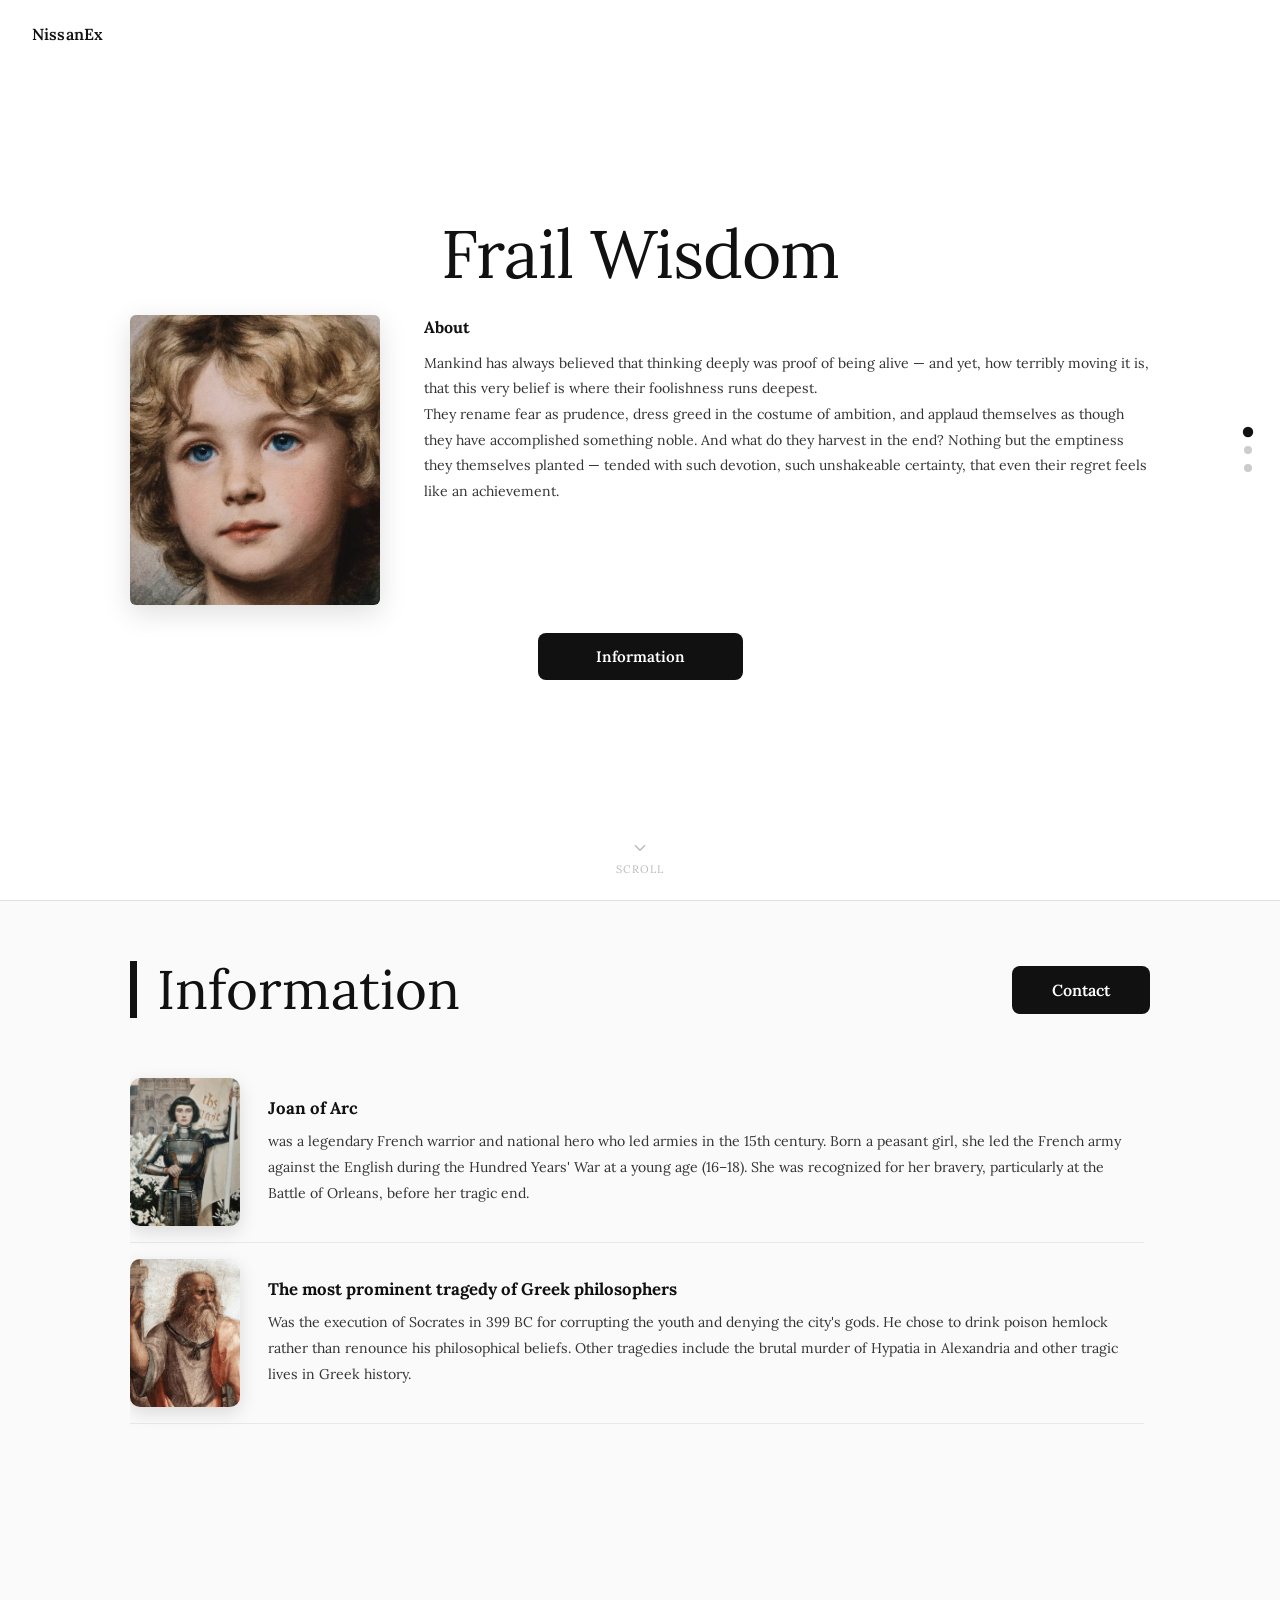
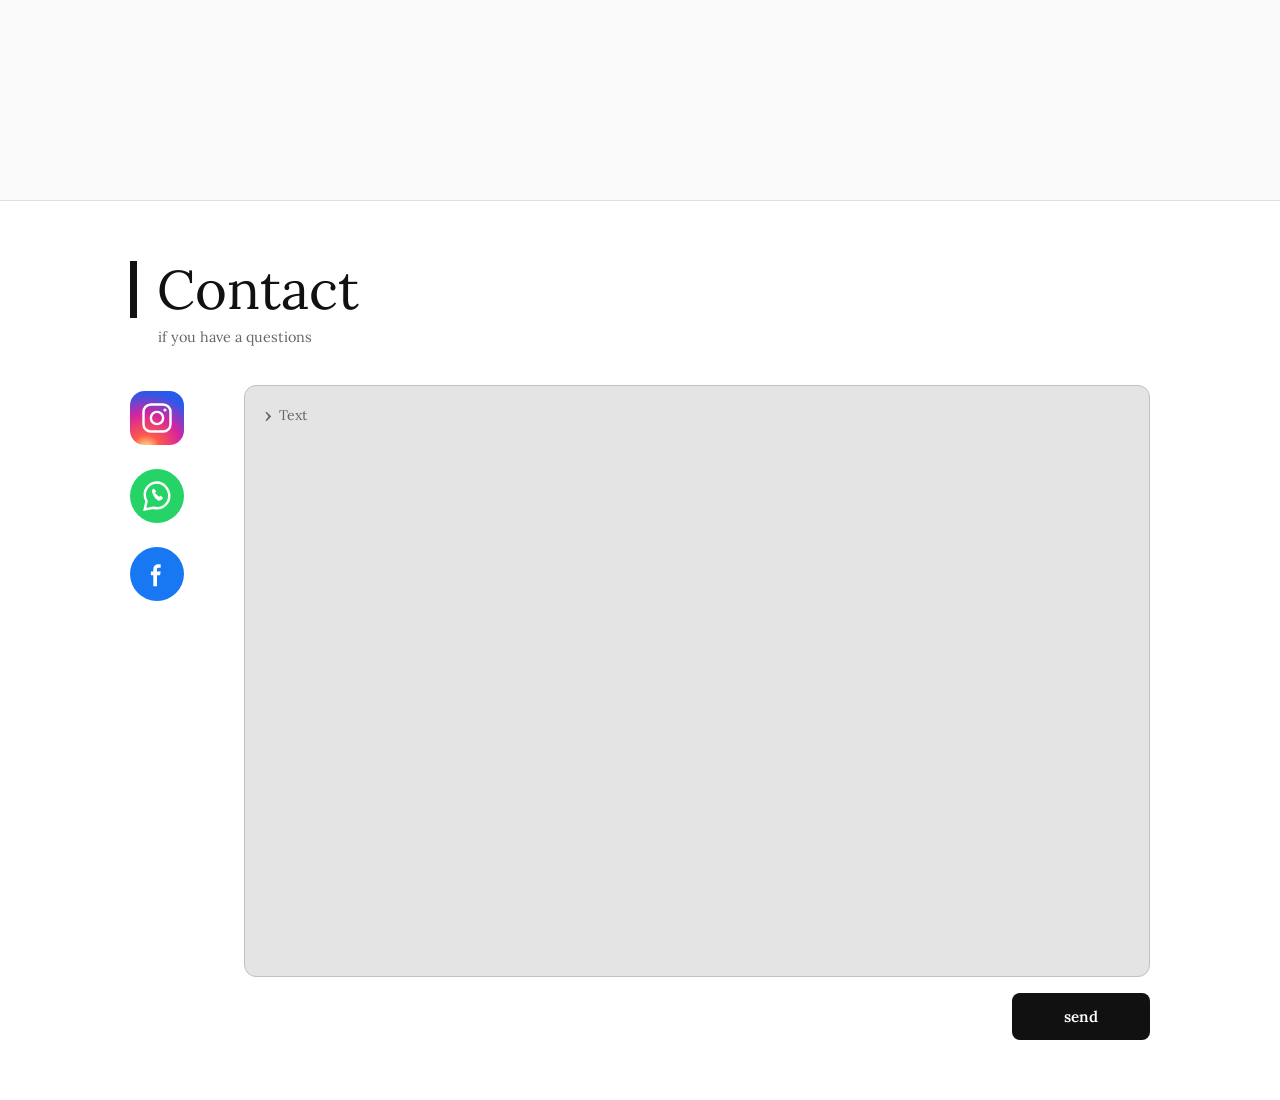
<file: index.html>
<!DOCTYPE html>
<html lang="id">
<head>
  <meta charset="UTF-8" />
  <meta name="viewport" content="width=device-width, initial-scale=1.0"/>
  <title>Sandy Wiraabdy – Portfolio</title>
  <link href="https://fonts.googleapis.com/css2?family=Lora:ital,wght@0,400;0,600;0,700;1,400&display=swap" rel="stylesheet"/>
  <link rel="stylesheet" href="css/style.css" />
</head>
<body>

  <!-- SCROLL HINT -->
  <div class="scroll-hint" id="scrollHint">
    <svg viewBox="0 0 24 24" fill="none" stroke-width="2" stroke-linecap="round" stroke-linejoin="round">
      <polyline points="6 9 12 15 18 9"/>
    </svg>
    scroll
  </div>

  <!-- ═══ HALAMAN 1 – HERO ═══ -->
  <section class="hero" id="sec-hero">
    <div class="site-header">
      <span class="site-logo">NissanEx</span>
    </div>
    <div class="container">

      <h1>Frail Wisdom</h1>

      <!-- About row -->
      <div class="hero-body">
        <img class="hero-photo"
          src="img/photo.png"
          alt="Sandy Wiraabdy" />
        <div class="hero-about">
          <span class="about-label">About</span>
          <p>
             Mankind has always believed that thinking deeply was proof of being alive — and yet, 
           how terribly moving it is, that this very belief is where their foolishness runs deepest. 
            <br>
            They rename fear as prudence, dress greed in the costume of ambition, and applaud themselves as though they have accomplished something noble. 
          And what do they harvest in the end? Nothing but the emptiness they themselves planted — tended with such devotion, such unshakeable certainty, 
          that even their regret feels like an achievement.
          </p>
        </div>
      </div>

      <!-- Tombol Information -->
      <div class="hero-cta">
        <button class="btn-dark" id="btnMasuk">Information</button>
      </div>

    </div>
  </section>

  <!-- ═══ HALAMAN 2 – INFORMATION ═══ -->
  <section class="info-section" id="sec-info">
    <div class="container">
      <div class="info-header">
        <h2>Information</h2>
        <button class="btn-contact" id="btnContact">Contact</button>
      </div>
      <div class="cards-wrapper">

        <div class="article-card">
          <img src="img/_.jpeg" alt="Joan of Arc" />
          <div class="article-text">
            <h3>Joan of Arc</h3>
            <p>was a legendary French warrior and national hero who led armies in the 15th century.
            Born a peasant girl, she led the French army against the English during the Hundred Years' War
            at a young age (16–18). She was recognized for her bravery, particularly at the Battle of Orleans,
            before her tragic end.</p>
          </div>
        </div>

        <div class="article-card">
          <img src="img/Know Yourself (Socrates).jpeg" alt="Greek philosophers" />
          <div class="article-text">
            <h3>The most prominent tragedy of Greek philosophers</h3>
            <p>Was the execution of Socrates in 399 BC for corrupting the youth and denying the city's gods.
            He chose to drink poison hemlock rather than renounce his philosophical beliefs.
            Other tragedies include the brutal murder of Hypatia in Alexandria and other tragic lives in Greek history.</p>
          </div>
        </div>

      </div>
    </div>
  </section>

  <!-- ═══ HALAMAN 3 – CONTACT ═══ -->
  <section class="contact-section" id="contactSection">
    <div class="container">
      <div class="contact-heading">
        <h2>Contact</h2>
        <p class="contact-sub">if you have a questions</p>
      </div>

      <div class="contact-inner">
        <div class="social-icons">
          <!-- Instagram -->
          <svg class="social-icon-wrap" viewBox="0 0 44 44" fill="none" xmlns="http://www.w3.org/2000/svg">
            <rect width="44" height="44" rx="12" fill="url(#ig)"/>
            <defs>
              <radialGradient id="ig" cx="30%" cy="107%" r="130%">
                <stop offset="0%" stop-color="#fdf497"/>
                <stop offset="20%" stop-color="#fd5949"/>
                <stop offset="50%" stop-color="#d6249f"/>
                <stop offset="80%" stop-color="#285AEB"/>
              </radialGradient>
            </defs>
            <rect x="11" y="11" width="22" height="22" rx="6" stroke="white" stroke-width="2" fill="none"/>
            <circle cx="22" cy="22" r="5" stroke="white" stroke-width="2" fill="none"/>
            <circle cx="28.5" cy="15.5" r="1.3" fill="white"/>
          </svg>
          <!-- WhatsApp -->
          <svg class="social-icon-wrap" viewBox="0 0 44 44" fill="none" xmlns="http://www.w3.org/2000/svg">
            <circle cx="22" cy="22" r="22" fill="#25D366"/>
            <path d="M22 11C16.477 11 12 15.477 12 21c0 1.9.538 3.67 1.469 5.172L12 33l7.02-1.438A10 10 0 0022 32c5.523 0 10-4.477 10-10S27.523 11 22 11z" stroke="white" stroke-width="2" fill="none"/>
            <path d="M18 19s-.5-1 .5-2.5c.3-.4.8-.5 1.1-.3l1.5 1.5c.2.2.2.6 0 .8l-.7.7s1 2 3.4 3.4l.7-.7c.2-.2.6-.2.8 0l1.5 1.5c.2.3.1.8-.3 1.1C24.5 26 23.5 26 23.5 26S20 25 18 19z" fill="white"/>
          </svg>
          <!-- Facebook -->
          <svg class="social-icon-wrap" viewBox="0 0 44 44" fill="none" xmlns="http://www.w3.org/2000/svg">
            <circle cx="22" cy="22" r="22" fill="#1877F2"/>
            <path d="M25 14h-2a4 4 0 00-4 4v2h-2v3h2v9h3v-9h2.5l.5-3H22v-2a1 1 0 011-1h2v-3z" fill="white"/>
          </svg>
        </div>

        <div class="contact-form">
          <div class="textarea-wrapper">
            <div class="prompt-row">
              <span class="caret">›</span>
              <span>Text</span>
            </div>
            <textarea id="messageInput" placeholder=""></textarea>
          </div>
          <div class="contact-form-footer">
            <button class="btn-send" id="btnSend">send</button>
          </div>
        </div>
      </div>
    </div>
  </section>

  <script src="js/script.js"></script>
</body>
</html>
</file>
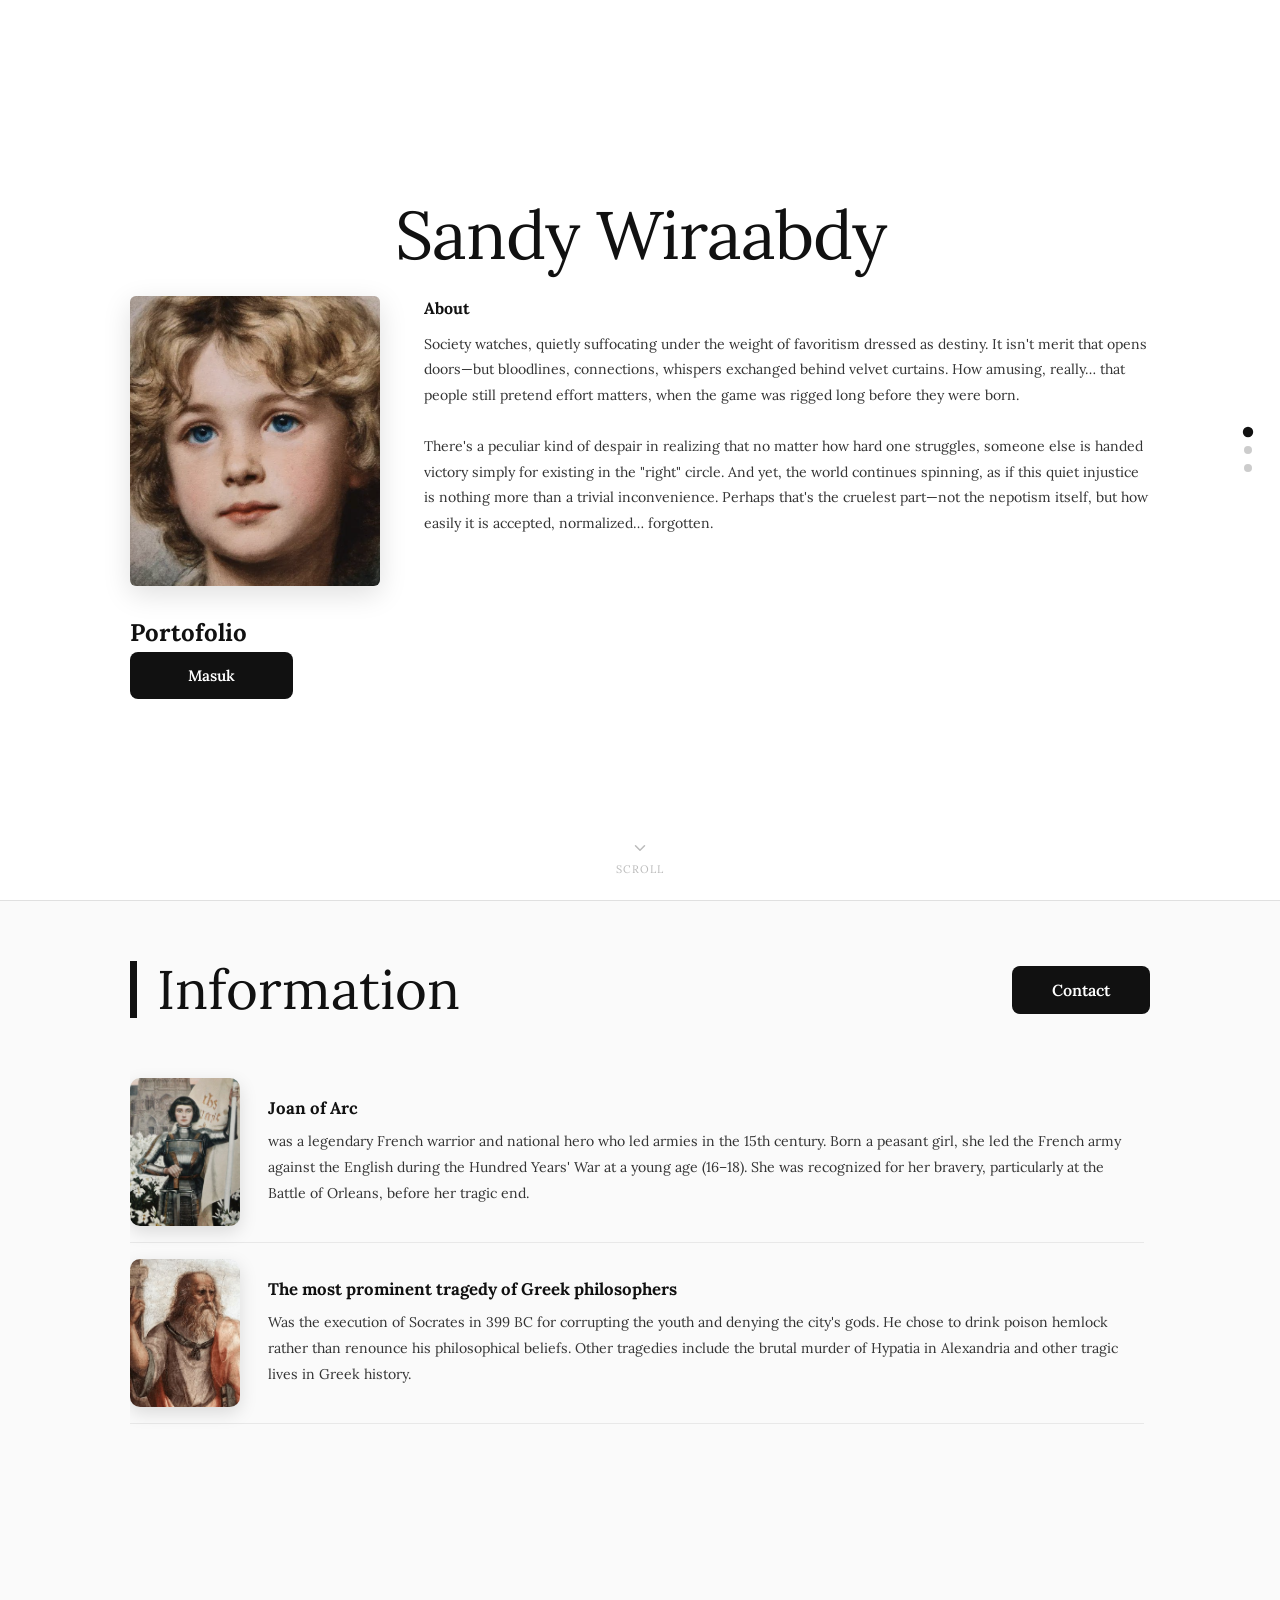
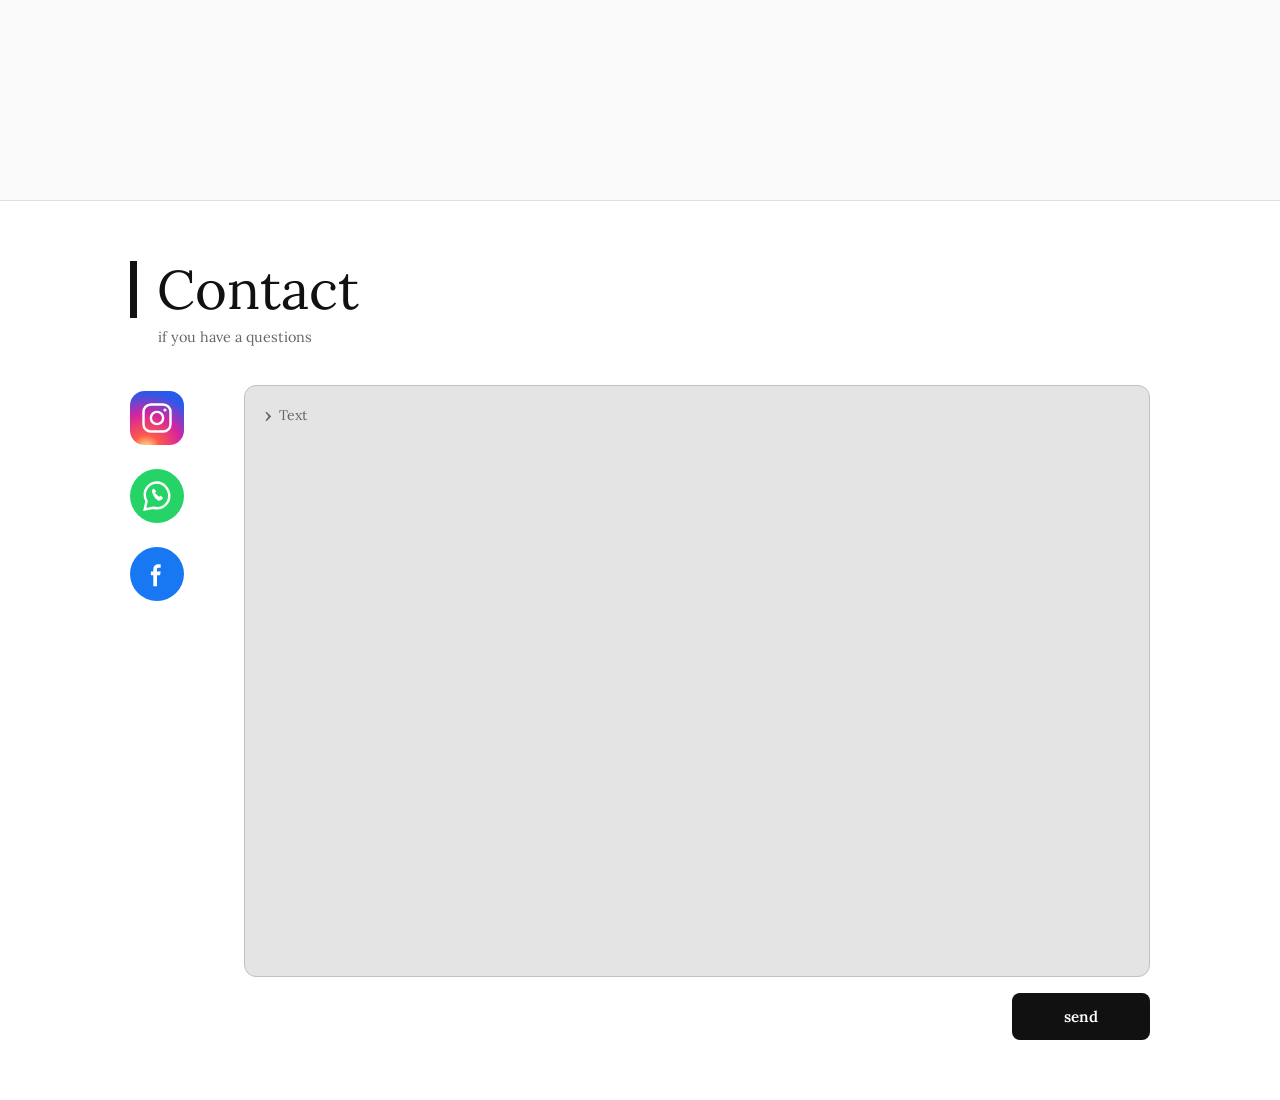
<file: home.html>
<!DOCTYPE html>
<html lang="id">
<head>
  <meta charset="UTF-8" />
  <meta name="viewport" content="width=device-width, initial-scale=1.0"/>
  <title>Sandy Wiraabdy – Portfolio</title>
  <link href="https://fonts.googleapis.com/css2?family=Lora:ital,wght@0,400;0,600;0,700;1,400&display=swap" rel="stylesheet"/>
  <link rel="stylesheet" href="css/style.css" />
</head>
<body>

  <!-- SCROLL HINT -->
  <div class="scroll-hint" id="scrollHint">
    <svg viewBox="0 0 24 24" fill="none" stroke-width="2" stroke-linecap="round" stroke-linejoin="round">
      <polyline points="6 9 12 15 18 9"/>
    </svg>
    scroll
  </div>

  <!-- ═══ HALAMAN 1 – HERO + PORTOFOLIO ═══ -->
  <section class="hero" id="sec-hero">
    <div class="container">

      <h1>Sandy Wiraabdy</h1>

      <!-- About row -->
      <div class="hero-body">
        <img class="hero-photo"
          src="img/Screenshot from 2026-04-28 04-32-44.png"
          alt="Sandy Wiraabdy" />
        <div class="hero-about">
          <strong>About</strong>
          <p>
            Society watches, quietly suffocating under the weight of favoritism dressed as destiny.
            It isn't merit that opens doors—but bloodlines, connections, whispers exchanged behind velvet curtains.
            How amusing, really… that people still pretend effort matters, when the game was rigged long before they were born.
            <br><br>
            There's a peculiar kind of despair in realizing that no matter how hard one struggles,
            someone else is handed victory simply for existing in the "right" circle.
            And yet, the world continues spinning, as if this quiet injustice is nothing more than a trivial inconvenience.
            Perhaps that's the cruelest part—not the nepotism itself, but how easily it is accepted, normalized… forgotten.
          </p>
        </div>
      </div>

      <!-- Portofolio + Masuk (masih di halaman 1) -->
      <div class="portfolio-block">
        <h2>Portofolio</h2>
        <button class="btn-dark" id="btnMasuk">Masuk</button>
      </div>

    </div>
  </section>

  <!-- ═══ HALAMAN 2 – INFORMATION ═══ -->
  <section class="info-section" id="sec-info">
    <div class="container">
      <div class="info-header">
        <h2>Information</h2>
        <button class="btn-contact" id="btnContact">Contact</button>
      </div>
      <div class="cards-wrapper">

        <div class="article-card">
          <img src="img/_.jpeg" alt="Joan of Arc" />
          <div class="article-text">
            <h3>Joan of Arc</h3>
            <p>was a legendary French warrior and national hero who led armies in the 15th century.
            Born a peasant girl, she led the French army against the English during the Hundred Years' War
            at a young age (16–18). She was recognized for her bravery, particularly at the Battle of Orleans,
            before her tragic end.</p>
          </div>
        </div>

        <div class="article-card">
          <img src="img/Know Yourself (Socrates).jpeg" alt="Greek philosophers" />
          <div class="article-text">
            <h3>The most prominent tragedy of Greek philosophers</h3>
            <p>Was the execution of Socrates in 399 BC for corrupting the youth and denying the city's gods.
            He chose to drink poison hemlock rather than renounce his philosophical beliefs.
            Other tragedies include the brutal murder of Hypatia in Alexandria and other tragic lives in Greek history.</p>
          </div>
        </div>

      </div>
    </div>
  </section>

  <!-- ═══ HALAMAN 3 – CONTACT ═══ -->
  <section class="contact-section" id="contactSection">
    <div class="container">
      <div class="contact-heading">
        <h2>Contact</h2>
        <p class="contact-sub">if you have a questions</p>
      </div>

      <div class="contact-inner">
        <div class="social-icons">
          <!-- Instagram -->
          <svg class="social-icon-wrap" viewBox="0 0 44 44" fill="none" xmlns="http://www.w3.org/2000/svg">
            <rect width="44" height="44" rx="12" fill="url(#ig)"/>
            <defs>
              <radialGradient id="ig" cx="30%" cy="107%" r="130%">
                <stop offset="0%" stop-color="#fdf497"/>
                <stop offset="20%" stop-color="#fd5949"/>
                <stop offset="50%" stop-color="#d6249f"/>
                <stop offset="80%" stop-color="#285AEB"/>
              </radialGradient>
            </defs>
            <rect x="11" y="11" width="22" height="22" rx="6" stroke="white" stroke-width="2" fill="none"/>
            <circle cx="22" cy="22" r="5" stroke="white" stroke-width="2" fill="none"/>
            <circle cx="28.5" cy="15.5" r="1.3" fill="white"/>
          </svg>
          <!-- WhatsApp -->
          <svg class="social-icon-wrap" viewBox="0 0 44 44" fill="none" xmlns="http://www.w3.org/2000/svg">
            <circle cx="22" cy="22" r="22" fill="#25D366"/>
            <path d="M22 11C16.477 11 12 15.477 12 21c0 1.9.538 3.67 1.469 5.172L12 33l7.02-1.438A10 10 0 0022 32c5.523 0 10-4.477 10-10S27.523 11 22 11z" stroke="white" stroke-width="2" fill="none"/>
            <path d="M18 19s-.5-1 .5-2.5c.3-.4.8-.5 1.1-.3l1.5 1.5c.2.2.2.6 0 .8l-.7.7s1 2 3.4 3.4l.7-.7c.2-.2.6-.2.8 0l1.5 1.5c.2.3.1.8-.3 1.1C24.5 26 23.5 26 23.5 26S20 25 18 19z" fill="white"/>
          </svg>
          <!-- Facebook -->
          <svg class="social-icon-wrap" viewBox="0 0 44 44" fill="none" xmlns="http://www.w3.org/2000/svg">
            <circle cx="22" cy="22" r="22" fill="#1877F2"/>
            <path d="M25 14h-2a4 4 0 00-4 4v2h-2v3h2v9h3v-9h2.5l.5-3H22v-2a1 1 0 011-1h2v-3z" fill="white"/>
          </svg>
        </div>

        <div class="contact-form">
          <div class="textarea-wrapper">
            <div class="prompt-row">
              <span class="caret">›</span>
              <span>Text</span>
            </div>
            <textarea id="messageInput" placeholder=""></textarea>
          </div>
          <div class="contact-form-footer">
            <button class="btn-send" id="btnSend">send</button>
          </div>
        </div>
      </div>
    </div>
  </section>

  <script src="js/script.js"></script>
</body>
</html>
</file>
<file: css/style.css>
/* ── SITE HEADER ── */
.site-header {
  position: absolute;
  top: 0;
  left: 0;
  width: 100%;
  padding: 22px 32px;
  pointer-events: none;
}

.site-logo {
  font-family: 'Lora', serif;
  font-size: 1rem;
  font-weight: 600;
  color: #111;
  letter-spacing: 0.01em;
}

/* ── RESET & BASE ── */
*, *::before, *::after {
  box-sizing: border-box;
  margin: 0;
  padding: 0;
}

html {
  scroll-behavior: smooth;
  scroll-snap-type: y mandatory;
}

body {
  font-family: 'Lora', serif;
  background: #fff;
  color: #111;
  line-height: 1.6;
  overflow-x: hidden;
}

/* ── SHARED SECTION ── */
section {
  height: 100vh;
  width: 100%;
  scroll-snap-align: start;
  display: flex;
  flex-direction: column;
  justify-content: center;
  overflow: hidden;
}

.container {
  width: 100%;
  max-width: 1200px;
  margin: 0 auto;
  padding: 0 90px;
  display: flex;
  flex-direction: column;
  height: 100%;
  justify-content: center;
}

/* ════════════════════════════════════
   HALAMAN 1 – HERO
════════════════════════════════════ */
.hero { background: #fff; position: relative; }

.hero .container { gap: 28px; }

.hero h1 {
  font-size: 4.2rem;
  font-weight: 400;          /* tidak bold */
  letter-spacing: -1px;
  text-align: center;
  line-height: 1;
}

.hero-body {
  display: flex;
  gap: 44px;
  align-items: flex-start;
}

.hero-photo {
  width: 250px;
  min-width: 250px;
  height: 290px;
  object-fit: cover;
  border-radius: 6px;
  display: block;
  box-shadow: 0 8px 28px rgba(0,0,0,0.13);
}

.hero-about {
  flex: 1;
  display: flex;
  flex-direction: column;
  gap: 10px;
}

.about-label {
  font-size: 1rem;
  font-weight: 700;
}

.hero-about p {
  font-size: 0.88rem;
  line-height: 1.82;
  color: #333;
}

.hero-cta {
  display: flex;
  justify-content: center;
}

.btn-dark {
  display: inline-block;
  background: #111;
  color: #fff;
  font-family: 'Lora', serif;
  font-size: 0.95rem;
  font-weight: 600;
  padding: 14px 58px;
  border: none;
  border-radius: 8px;
  cursor: pointer;
  text-decoration: none;
  transition: background 0.2s, transform 0.15s;
}

.btn-dark:hover {
  background: #333;
  transform: translateY(-2px);
}

/* ════════════════════════════════════
   HALAMAN 2 – INFORMATION
════════════════════════════════════ */
.info-section {
  background: #fafafa;
  border-top: 1px solid #e0e0e0;
}

.info-section .container {
  gap: 0;
  justify-content: flex-start;
  padding-top: 60px;
  padding-bottom: 60px;
  height: 100%;
}

.info-header {
  display: flex;
  justify-content: space-between;
  align-items: center;
  margin-bottom: 44px;
}

.info-header h2 {
  font-size: 3.4rem;
  font-weight: 400;          /* tidak bold */
  border-left: 7px solid #111;
  padding-left: 20px;
  line-height: 1.05;
}

.btn-contact {
  background: #111;
  color: #fff;
  font-family: 'Lora', serif;
  font-size: 1rem;
  font-weight: 600;
  padding: 14px 40px;
  border: none;
  border-radius: 8px;
  cursor: pointer;
  transition: background 0.2s, transform 0.15s;
}

.btn-contact:hover {
  background: #333;
  transform: translateY(-2px);
}

.cards-wrapper {
  display: flex;
  flex-direction: column;
  flex: 1;
  gap: 0;
  min-height: 0;
  overflow-y: auto;
  overflow-x: hidden;
  scrollbar-width: thin;
  scrollbar-color: #ccc transparent;
  padding-right: 6px;
}

.cards-wrapper::-webkit-scrollbar {
  width: 4px;
}
.cards-wrapper::-webkit-scrollbar-track {
  background: transparent;
}
.cards-wrapper::-webkit-scrollbar-thumb {
  background: #ccc;
  border-radius: 4px;
}

.article-card {
  display: flex;
  gap: 28px;
  align-items: center;
  padding: 16px 0;
  border-bottom: 1px solid #e8e8e8;
}

.article-card img {
  width: 110px;
  min-width: 110px;
  height: 148px;
  object-fit: cover;
  border-radius: 10px;
  box-shadow: 0 6px 18px rgba(0,0,0,0.13);
  align-self: center;
}

.article-text {
  flex: 1;
  display: flex;
  flex-direction: column;
  justify-content: center;
  gap: 8px;
}

.article-text h3 {
  font-size: 1.05rem;
  font-weight: 700;
  line-height: 1.3;
}

.article-text p {
  font-size: 0.88rem;
  line-height: 1.85;
  color: #333;
}

/* ════════════════════════════════════
   HALAMAN 3 – CONTACT
════════════════════════════════════ */
.contact-section {
  background: #fff;
  border-top: 1px solid #e0e0e0;
}

.contact-section .container {
  gap: 0;
  justify-content: flex-start;
  padding-top: 60px;
  padding-bottom: 60px;
  height: 100%;
}

.contact-heading {
  margin-bottom: 36px;
}

.contact-heading h2 {
  font-size: 3.4rem;
  font-weight: 400;          /* tidak bold */
  border-left: 7px solid #111;
  padding-left: 20px;
  line-height: 1.05;
  margin-bottom: 8px;
}

.contact-sub {
  font-size: 0.9rem;
  color: #666;
  padding-left: 28px;
}

.contact-inner {
  display: flex;
  gap: 60px;
  align-items: stretch;
  flex: 1;
  min-height: 0;
}

.social-icons {
  display: flex;
  flex-direction: column;
  gap: 24px;
  padding-top: 6px;
  justify-content: flex-start;
}

.social-icon-wrap {
  width: 54px;
  height: 54px;
  cursor: pointer;
  transition: transform 0.2s, opacity 0.2s;
}

.social-icon-wrap:hover {
  transform: scale(1.12);
  opacity: 0.85;
}

.contact-form {
  flex: 1;
  display: flex;
  flex-direction: column;
}

.textarea-wrapper {
  border: 1.5px solid #c0c0c0;
  border-radius: 12px;
  padding: 16px 20px;
  margin-bottom: 16px;
  background: #e4e4e4;
  flex: 1;
  display: flex;
  flex-direction: column;
}

.textarea-wrapper .prompt-row {
  display: flex;
  align-items: center;
  gap: 8px;
  margin-bottom: 10px;
  color: #666;
  font-size: 0.875rem;
}

.caret {
  font-weight: 700;
  font-size: 1.05rem;
}

.textarea-wrapper textarea {
  width: 100%;
  flex: 1;
  min-height: 0;
  border: none;
  background: transparent;
  font-family: 'Lora', serif;
  font-size: 0.9rem;
  resize: none;
  outline: none;
  color: #111;
  line-height: 1.75;
}

.contact-form-footer {
  display: flex;
  justify-content: flex-end;
}

.btn-send {
  background: #111;
  color: #fff;
  font-family: 'Lora', serif;
  font-size: 0.95rem;
  font-weight: 600;
  padding: 14px 52px;
  border: none;
  border-radius: 8px;
  cursor: pointer;
  transition: background 0.2s, transform 0.15s;
}

.btn-send:hover {
  background: #333;
  transform: translateY(-2px);
}

/* ── TOAST ── */
.toast {
  position: fixed;
  bottom: 36px;
  right: 36px;
  background: #111;
  color: #fff;
  font-family: 'Lora', serif;
  font-size: 0.875rem;
  padding: 13px 26px;
  border-radius: 8px;
  opacity: 0;
  transform: translateY(12px);
  transition: opacity 0.3s, transform 0.3s;
  pointer-events: none;
  z-index: 999;
}

.toast.show {
  opacity: 1;
  transform: translateY(0);
}

/* ── SCROLL HINT ── */
.scroll-hint {
  position: fixed;
  bottom: 22px;
  left: 50%;
  transform: translateX(-50%);
  display: flex;
  flex-direction: column;
  align-items: center;
  gap: 4px;
  font-size: 0.68rem;
  color: #bbb;
  letter-spacing: 1px;
  text-transform: uppercase;
  pointer-events: none;
  animation: bounce 2s ease-in-out infinite;
  z-index: 100;
  transition: opacity 0.4s;
}

.scroll-hint svg {
  width: 18px;
  height: 18px;
  stroke: #bbb;
}

.scroll-hint.hidden { opacity: 0; }

@keyframes bounce {
  0%, 100% { transform: translateX(-50%) translateY(0); }
  50%       { transform: translateX(-50%) translateY(7px); }
}

/* ── PAGE DOTS ── */
.page-dots {
  position: fixed;
  right: 28px;
  top: 50%;
  transform: translateY(-50%);
  display: flex;
  flex-direction: column;
  gap: 10px;
  z-index: 200;
}

.dot {
  width: 8px;
  height: 8px;
  border-radius: 50%;
  background: #ccc;
  cursor: pointer;
  transition: background 0.3s, transform 0.3s;
}

.dot.active {
  background: #111;
  transform: scale(1.3);
}

/* ════════════════════════════════════
   MOBILE – COMPACT LAYOUT
════════════════════════════════════ */
@media (max-width: 640px) {
  /* Kurangi padding container */
  .container {
    padding: 0 20px;
  }

  /* ── HERO ── */
  .hero .container { gap: 18px; }

  .hero h1 {
    font-size: 2.4rem;
    letter-spacing: -0.5px;
  }

  .hero-body {
    flex-direction: column;
    gap: 16px;
    align-items: center;
  }

  .hero-photo {
    width: 140px;
    min-width: 140px;
    height: 165px;
  }

  .hero-about p {
    font-size: 0.8rem;
    line-height: 1.7;
  }

  /* Potong teks panjang di mobile – tampilkan 4 baris saja */
  .hero-about p {
    display: -webkit-box;
    -webkit-line-clamp: 6;
    -webkit-box-orient: vertical;
    overflow: hidden;
  }

  .btn-dark {
    padding: 12px 40px;
    font-size: 0.9rem;
  }

  /* ── INFORMATION ── */
  .info-section .container {
    padding-top: 36px;
    padding-bottom: 36px;
  }

  .info-header {
    margin-bottom: 24px;
  }

  .info-header h2 {
    font-size: 2rem;
    border-left-width: 5px;
    padding-left: 14px;
  }

  .btn-contact {
    padding: 10px 22px;
    font-size: 0.85rem;
  }

  .article-card {
    gap: 14px;
    padding: 10px 0;
  }

  .article-card img {
    width: 72px;
    min-width: 72px;
    height: 105px;
    border-radius: 7px;
  }

  .article-text h3 {
    font-size: 0.88rem;
  }

  .article-text p {
    font-size: 0.76rem;
    line-height: 1.65;
    display: -webkit-box;
    -webkit-line-clamp: 4;
    -webkit-box-orient: vertical;
    overflow: hidden;
  }

  /* ── CONTACT ── */
  .contact-section .container {
    padding-top: 36px;
    padding-bottom: 36px;
  }

  .contact-heading {
    margin-bottom: 20px;
  }

  .contact-heading h2 {
    font-size: 2rem;
    border-left-width: 5px;
    padding-left: 14px;
  }

  .contact-sub {
    padding-left: 20px;
    font-size: 0.8rem;
  }

  .contact-inner {
    gap: 20px;
    flex-direction: row; /* tetap row tapi lebih compact */
  }

  .social-icons {
    gap: 14px;
  }

  .social-icon-wrap {
    width: 40px;
    height: 40px;
  }

  .textarea-wrapper {
    padding: 12px 14px;
    margin-bottom: 10px;
    border-radius: 8px;
  }

  .btn-send {
    padding: 11px 36px;
    font-size: 0.88rem;
  }

  /* Page dots – geser ke kanan lebih dekat */
  .page-dots {
    right: 10px;
  }
}
</file>
